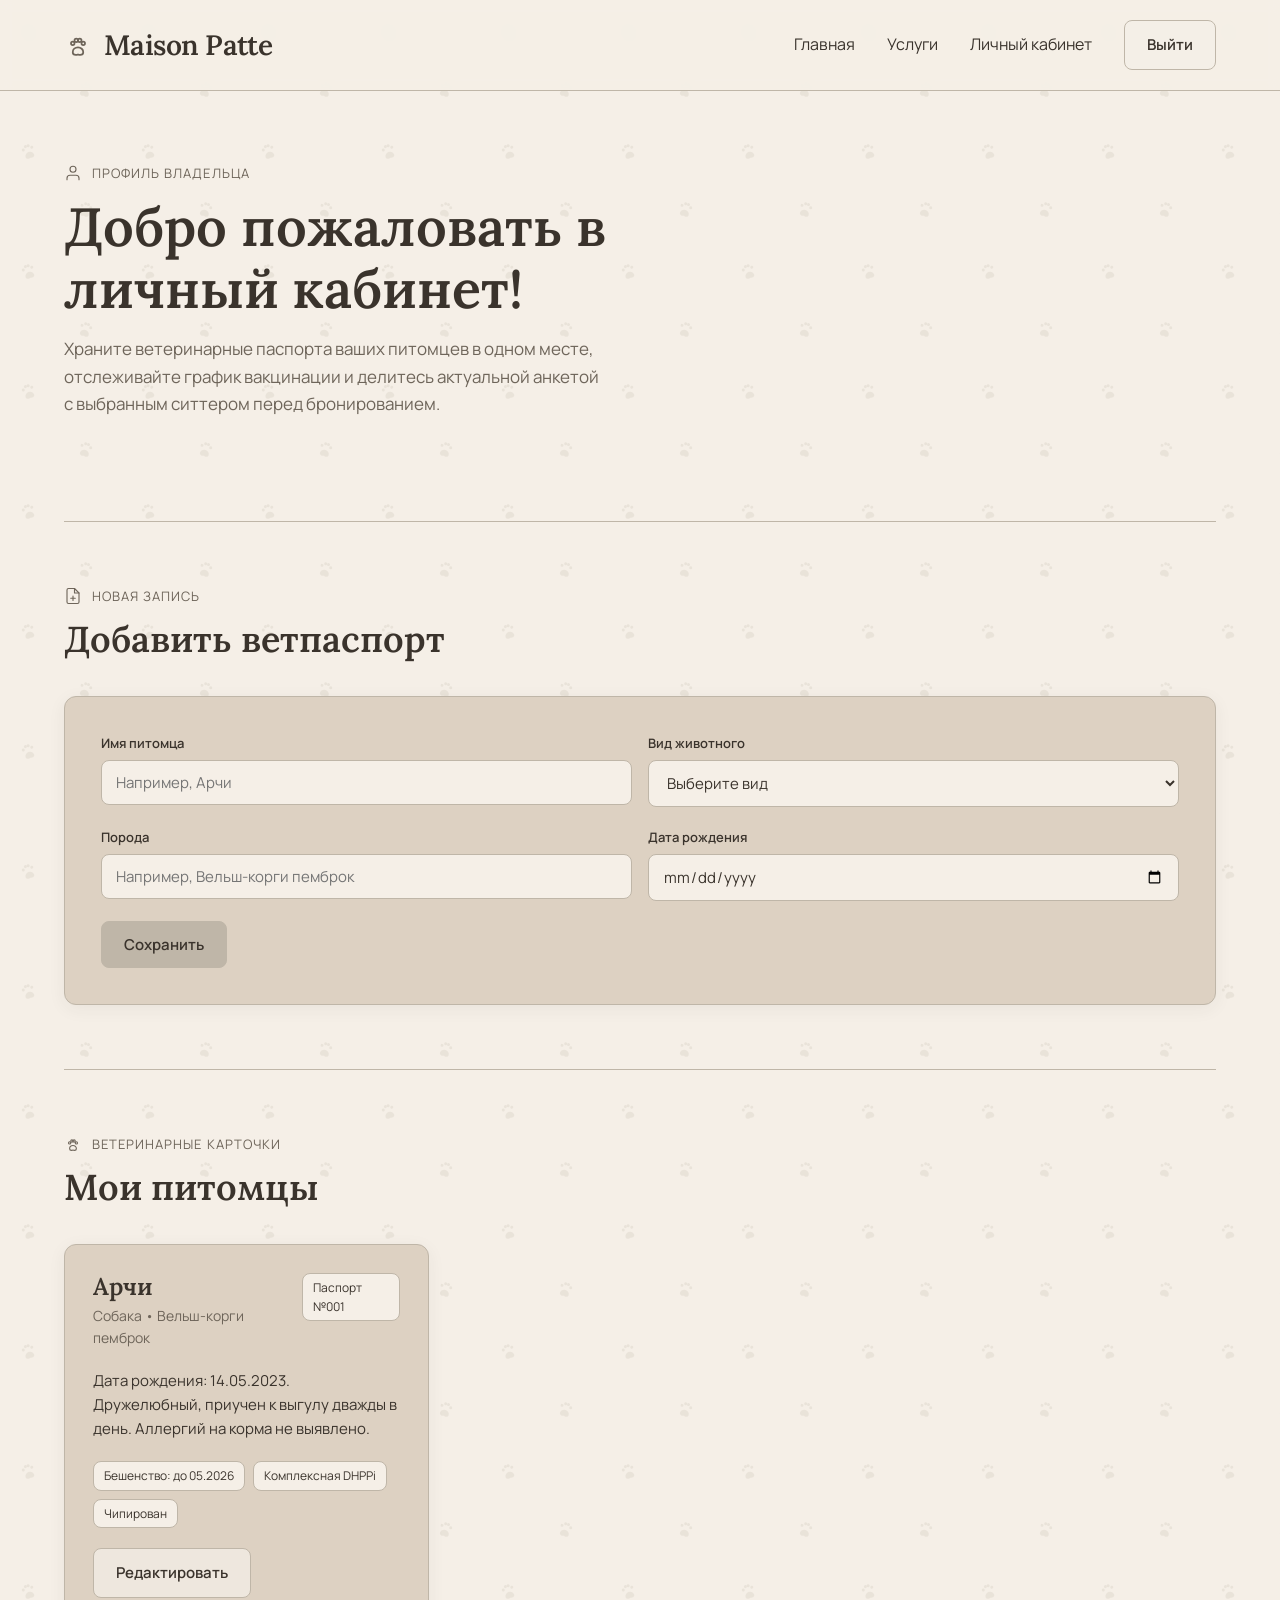
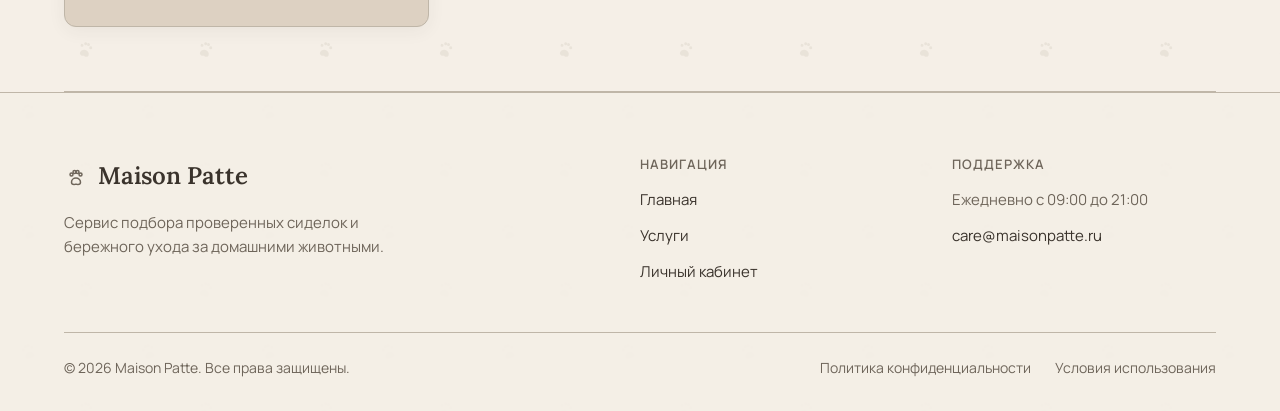
<file: dashboard.html>
<!DOCTYPE html>
<html lang="ru">
<head>
  <meta charset="UTF-8">
  <meta name="viewport" content="width=device-width, initial-scale=1.0">
  <title>Личный кабинет — Maison Patte</title>
  <!-- Интеграция со стилями и структурой данных проекта[cite: 1, 2] -->
  <link rel="preconnect" href="https://fonts.googleapis.com">
  <link rel="preconnect" href="https://fonts.gstatic.com" crossorigin>
  <link href="https://fonts.googleapis.com/css2?family=Lora:wght@600&family=Manrope:wght@400;600&display=swap" rel="stylesheet">
  <link rel="stylesheet" href="site_css.css">
</head>
<body>

  <!-- Шапка сайта[cite: 1] -->
  <header class="site-header">
    <div class="container nav-wrapper">
      <a href="index.html" class="brand">
        <svg class="line-icon" width="28" height="28" viewBox="0 0 24 24">
          <path d="M12 14c-2.5 0-4.5 1.8-4.5 4.2 0 1.5 1.2 2.3 2.6 2.3 1 0 1.9-.4 1.9-.4s.9.4 1.9.4c1.4 0 2.6-.8 2.6-2.3C16.5 15.8 14.5 14 12 14z"/>
          <circle cx="7.5" cy="10.5" r="1.5"/>
          <circle cx="10.5" cy="8" r="1.5"/>
          <circle cx="13.5" cy="8" r="1.5"/>
          <circle cx="16.5" cy="10.5" r="1.5"/>
        </svg>
        Maison Patte
      </a>
      <nav>
        <ul class="nav-links">
          <li><a href="index.html">Главная</a></li>
          <li><a href="index.html#services">Услуги</a></li>
          <li><a href="dashboard.html">Личный кабинет</a></li>
          <li><a href="/logout" class="btn btn-outline">Выйти</a></li>
        </ul>
      </nav>
    </div>
  </header>

  <!-- Основной контент[cite: 1, 2] -->
  <main class="wrapper">
    <div class="container">

      <!-- Блок приветствия[cite: 1] -->
      <section class="hero">
        <div class="hero-grid">
          <div>
            <div class="section-eyebrow">
              <svg class="line-icon" width="18" height="18" viewBox="0 0 24 24">
                <path d="M20 21v-2a4 4 0 0 0-4-4H8a4 4 0 0 0-4 4v2"/>
                <circle cx="12" cy="7" r="4"/>
              </svg>
              <span>Профиль владельца</span>
            </div>
            <h1>Добро пожаловать в личный кабинет!</h1>
            <p>Храните ветеринарные паспорта ваших питомцев в одном месте, отслеживайте график вакцинации и делитесь актуальной анкетой с выбранным ситтером перед бронированием.</p>
          </div>
        </div>
      </section>

      <!-- Секция с формой добавления ветпаспорта[cite: 1, 2] -->
      <section class="directory-section">
        <div class="directory-header">
          <div>
            <div class="section-eyebrow">
              <svg class="line-icon" width="18" height="18" viewBox="0 0 24 24">
                <path d="M14 2H6a2 2 0 0 0-2 2v16a2 2 0 0 0 2 2h12a2 2 0 0 0 2-2V8z"/>
                <polyline points="14 2 14 8 20 8"/>
                <line x1="12" y1="18" x2="12" y2="12"/>
                <line x1="9" y1="15" x2="15" y2="15"/>
              </svg>
              <span>Новая запись</span>
            </div>
            <h2>Добавить ветпаспорт</h2>
          </div>
        </div>

        <form action="/add_pet" method="POST" class="contact-form">
          <div class="form-row">
            <div class="field-group">
              <label for="pet_name">Имя питомца</label>
              <input type="text" id="pet_name" name="pet_name" class="input-control" placeholder="Например, Арчи" required>
            </div>
            <div class="field-group">
              <label for="species">Вид животного</label>
              <select id="species" name="species" class="input-control" required>
                <option value="" disabled selected>Выберите вид</option>
                <option value="Собака">Собака</option>
                <option value="Кошка">Кошка</option>
                <option value="Грызун">Грызун</option>
                <option value="Птица">Птица</option>
                <option value="Другое">Другое</option>
              </select>
            </div>
          </div>

          <div class="form-row">
            <div class="field-group">
              <label for="breed">Порода</label>
              <input type="text" id="breed" name="breed" class="input-control" placeholder="Например, Вельш-корги пемброк" required>
            </div>
            <div class="field-group">
              <label for="birth_date">Дата рождения</label>
              <input type="date" id="birth_date" name="birth_date" class="input-control" required>
            </div>
          </div>

          <div>
            <button type="submit" class="btn">Сохранить</button>
          </div>
        </form>
      </section>

      <!-- Сетка «Мои питомцы»[cite: 1, 2] -->
      <section class="directory-section">
        <div class="directory-header">
          <div>
            <div class="section-eyebrow">
              <svg class="line-icon" width="18" height="18" viewBox="0 0 24 24">
                <path d="M12 14c-2.5 0-4.5 1.8-4.5 4.2 0 1.5 1.2 2.3 2.6 2.3 1 0 1.9-.4 1.9-.4s.9.4 1.9.4c1.4 0 2.6-.8 2.6-2.3C16.5 15.8 14.5 14 12 14z"/>
                <circle cx="7.5" cy="10.5" r="1.5"/>
                <circle cx="10.5" cy="8" r="1.5"/>
                <circle cx="13.5" cy="8" r="1.5"/>
                <circle cx="16.5" cy="10.5" r="1.5"/>
              </svg>
              <span>Ветеринарные карточки</span>
            </div>
            <h2>Мои питомцы</h2>
          </div>
        </div>

        <div class="sitter-grid">
          <article class="sitter-card">
            <div class="sitter-meta">
              <div class="sitter-title">
                <h3>Арчи</h3>
                <p class="sitter-location">Собака • Вельш-корги пемброк</p>
              </div>
              <span class="tag">Паспорт №001</span>
            </div>

            <p class="sitter-bio">Дата рождения: 14.05.2023. Дружелюбный, приучен к выгулу дважды в день. Аллергий на корма не выявлено.</p>

            <ul class="tag-list">
              <li class="tag">Бешенство: до 05.2026</li>
              <li class="tag">Комплексная DHPPi</li>
              <li class="tag">Чипирован</li>
            </ul>

            <div class="filter-group">
              <a href="#" class="btn btn-outline">Редактировать</a>
            </div>
          </article>
        </div>
      </section>

    </div>
  </main>

  <!-- Подвал сайта[cite: 1] -->
  <footer class="site-footer">
    <div class="container">
      <div class="footer-grid">
        <div class="footer-col">
          <a href="index.html" class="footer-brand">
            <svg class="line-icon" viewBox="0 0 24 24">
              <path d="M12 14c-2.5 0-4.5 1.8-4.5 4.2 0 1.5 1.2 2.3 2.6 2.3 1 0 1.9-.4 1.9-.4s.9.4 1.9.4c1.4 0 2.6-.8 2.6-2.3C16.5 15.8 14.5 14 12 14z"/>
              <circle cx="7.5" cy="10.5" r="1.5"/>
              <circle cx="10.5" cy="8" r="1.5"/>
              <circle cx="13.5" cy="8" r="1.5"/>
              <circle cx="16.5" cy="10.5" r="1.5"/>
            </svg>
            Maison Patte
          </a>
          <p>Сервис подбора проверенных сиделок и бережного ухода за домашними животными.</p>
        </div>

        <div class="footer-col">
          <h4>Навигация</h4>
          <ul class="footer-links">
            <li><a href="index.html">Главная</a></li>
            <li><a href="index.html#services">Услуги</a></li>
            <li><a href="dashboard.html">Личный кабинет</a></li>
          </ul>
        </div>

        <div class="footer-col">
          <h4>Поддержка</h4>
          <ul class="footer-links">
            <li>Ежедневно с 09:00 до 21:00</li>
            <li><a href="mailto:care@maisonpatte.ru">care@maisonpatte.ru</a></li>
          </ul>
        </div>
      </div>

      <div class="footer-bottom">
        <span>© 2026 Maison Patte. Все права защищены.</span>
        <div class="footer-legal">
          <a href="#">Политика конфиденциальности</a>
          <a href="#">Условия использования</a>
        </div>
      </div>
    </div>
  </footer>

</body>
</html>
</file>
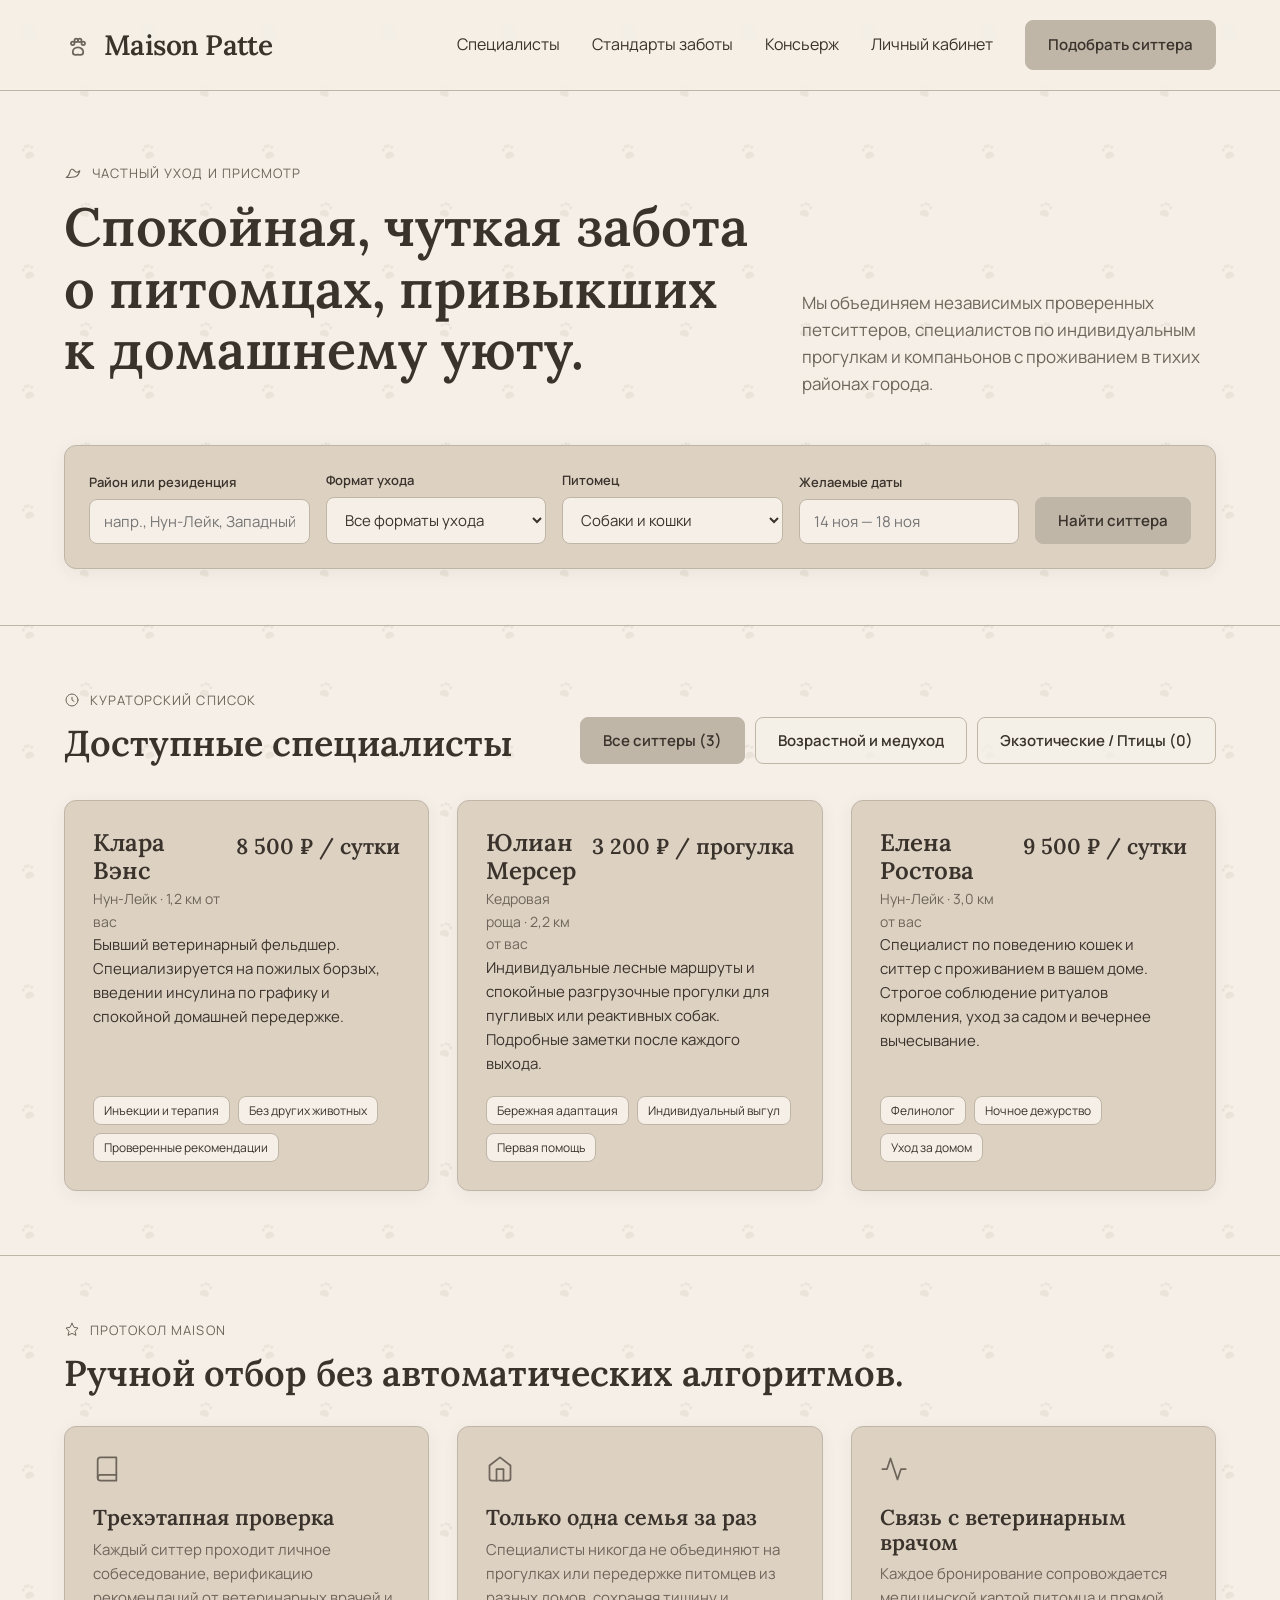
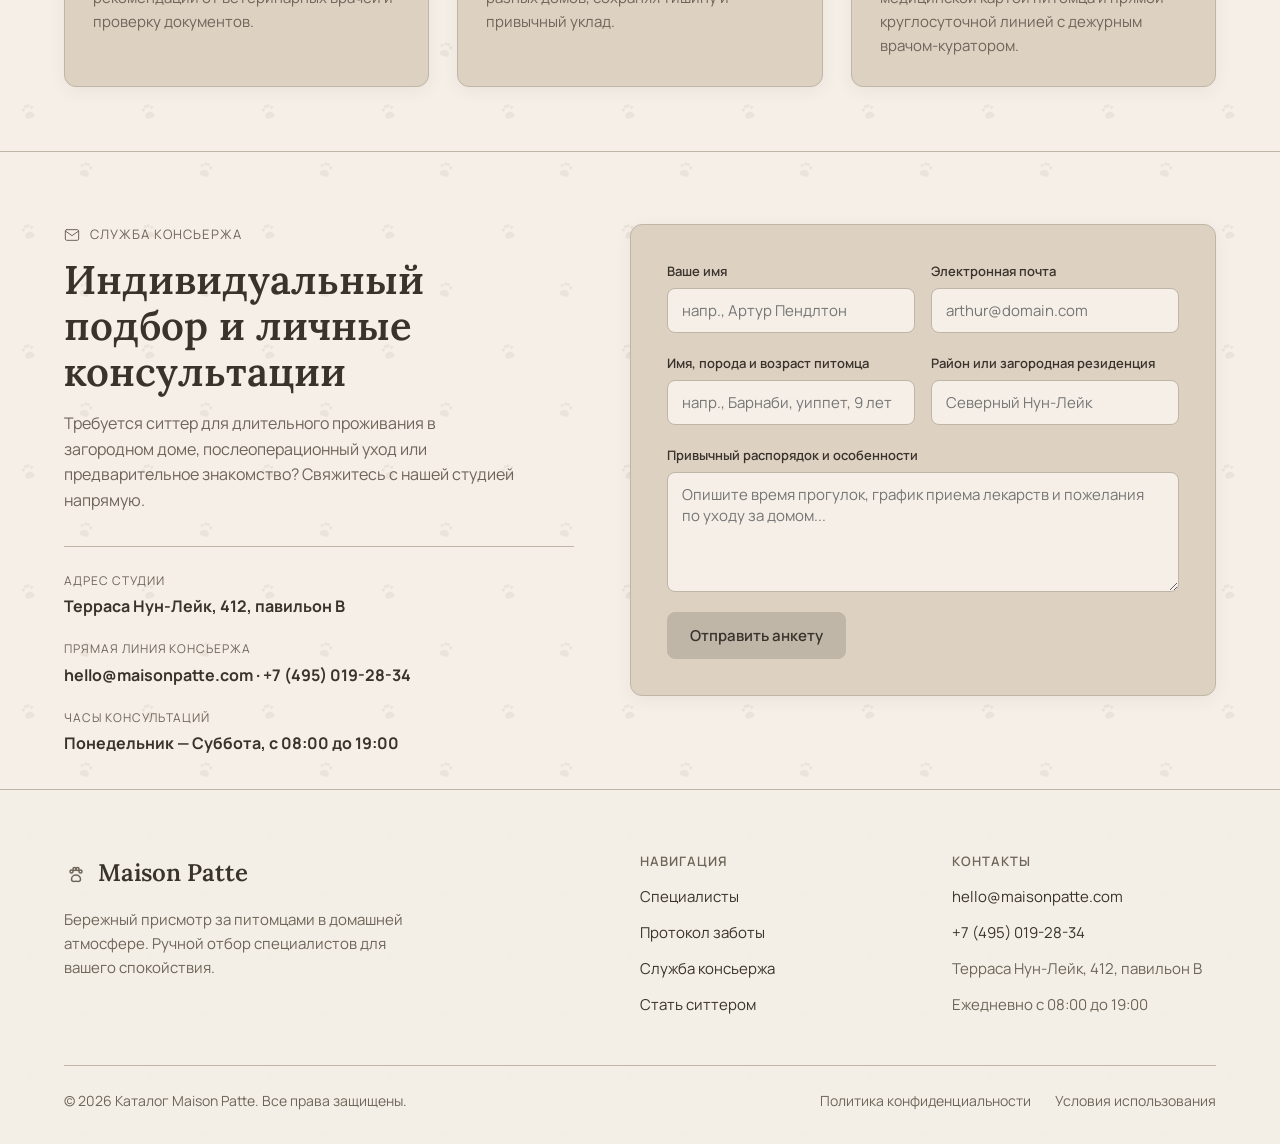
<file: site_html.html>
<!DOCTYPE html>
<html lang="ru">
<head>
  <meta charset="UTF-8" />
  <meta name="viewport" content="width=device-width, initial-scale=1.0" />
  <title>Maison Patte — Кураторский каталог петситтеров</title>
  <link rel="preconnect" href="https://fonts.googleapis.com">
  <link rel="preconnect" href="https://fonts.gstatic.com" crossorigin>
  <link href="https://fonts.googleapis.com/css2?family=Lora:ital,wght@0,500;0,600;1,400&family=Manrope:wght@400;500;600&display=swap" rel="stylesheet">
  <link rel="stylesheet" href="site_css.css">
</head>
<body>

  <header class="site-header">
    <div class="container nav-wrapper">
      <a href="#" class="brand">
        <svg width="28" height="28" viewBox="0 0 24 24" class="line-icon">
          <path d="M12 14c-2.5 0-4.5 1.8-4.5 4.2 0 1.5 1.2 2.3 2.6 2.3 1 0 1.9-.4 1.9-.4s.9.4 1.9.4c1.4 0 2.6-.8 2.6-2.3C16.5 15.8 14.5 14 12 14z"/>
          <circle cx="7.5" cy="10.5" r="1.5"/>
          <circle cx="10.5" cy="8" r="1.5"/>
          <circle cx="13.5" cy="8" r="1.5"/>
          <circle cx="16.5" cy="10.5" r="1.5"/>
        </svg>
        Maison Patte
      </a>
      <nav>
        <ul class="nav-links">
          <li><a href="#directory">Специалисты</a></li>
          <li><a href="#standards">Стандарты заботы</a></li>
          <li><a href="#contact">Консьерж</a></li>
          <li><a href="/dashboard">Личный кабинет</a></li>
          <li><a href="#contact" class="btn">Подобрать ситтера</a></li>
        </ul>
      </nav>
    </div>
  </header>

  <main>
    <section class="hero">
      <div class="container">
        <div class="hero-grid">
          <div>
            <div class="section-eyebrow">
              <svg width="18" height="18" viewBox="0 0 24 24" class="line-icon">
                <path d="M3 18c2-1 4-4 5-8 1-3 3-4 5-2 1 1 2 3 4 3 2 0 3-1 4-2-1 4-3 7-6 8-3 1-7 1-12 1z"/>
              </svg>
              Частный уход и присмотр
            </div>
            <h1>Спокойная, чуткая забота о питомцах, привыкших к домашнему уюту.</h1>
          </div>
          <p>
            Мы объединяем независимых проверенных петситтеров, специалистов по индивидуальным прогулкам и компаньонов с проживанием в тихих районах города.
          </p>
        </div>

        <form class="search-bar" onsubmit="event.preventDefault();">
          <div class="field-group">
            <label for="location">Район или резиденция</label>
            <input type="text" id="location" class="input-control" placeholder="напр., Нун-Лейк, Западный квартал" />
          </div>
          <div class="field-group">
            <label for="service">Формат ухода</label>
            <select id="service" class="input-control">
              <option value="all">Все форматы ухода</option>
              <option value="overnight">Проживание на дому</option>
              <option value="botanical">Индивидуальные прогулки в парках</option>
              <option value="feline">Уход за кошками и дневные визиты</option>
            </select>
          </div>
          <div class="field-group">
            <label for="companion">Питомец</label>
            <select id="companion" class="input-control">
              <option value="all">Собаки и кошки</option>
              <option value="dog">Только собаки</option>
              <option value="cat">Только кошки</option>
              <option value="senior">Пожилые / Особый уход</option>
            </select>
          </div>
          <div class="field-group">
            <label for="dates">Желаемые даты</label>
            <input type="text" id="dates" class="input-control" placeholder="14 ноя — 18 ноя" />
          </div>
          <button type="button" class="btn" onclick="filterSitters('all')">Найти ситтера</button>
        </form>
      </div>
    </section>

    <section id="directory" class="directory-section">
      <div class="container">
        <div class="directory-header">
          <div>
            <div class="section-eyebrow">
              <svg width="16" height="16" viewBox="0 0 24 24" class="line-icon">
                <circle cx="12" cy="12" r="9"/>
                <path d="M12 8v4l3 2"/>
              </svg>
              Кураторский список
            </div>
            <h2>Доступные специалисты</h2>
          </div>
          <div class="filter-group">
            <button class="btn" onclick="filterSitters('all')">Все ситтеры (3)</button>
            <button class="btn btn-outline" onclick="filterSitters('senior')">Возрастной и медуход</button>
            <button class="btn btn-outline" onclick="filterSitters('empty')">Экзотические / Птицы (0)</button>
          </div>
        </div>

        <div id="sitter-list" class="sitter-grid">
          <article class="sitter-card" data-category="senior">
            <div>
              <div class="sitter-meta">
                <div class="sitter-title">
                  <h3>Клара Вэнс</h3>
                  <div class="sitter-location">Нун-Лейк · 1,2 км от вас</div>
                </div>
                <span class="price-tag">8 500 ₽ / сутки</span>
              </div>
              <p class="sitter-bio">
                Бывший ветеринарный фельдшер. Специализируется на пожилых борзых, введении инсулина по графику и спокойной домашней передержке.
              </p>
            </div>
            <div>
              <ul class="tag-list">
                <li class="tag">Инъекции и терапия</li>
                <li class="tag">Без других животных</li>
                <li class="tag">Проверенные рекомендации</li>
              </ul>
            </div>
          </article>

          <article class="sitter-card" data-category="standard">
            <div>
              <div class="sitter-meta">
                <div class="sitter-title">
                  <h3>Юлиан Мерсер</h3>
                  <div class="sitter-location">Кедровая роща · 2,2 км от вас</div>
                </div>
                <span class="price-tag">3 200 ₽ / прогулка</span>
              </div>
              <p class="sitter-bio">
                Индивидуальные лесные маршруты и спокойные разгрузочные прогулки для пугливых или реактивных собак. Подробные заметки после каждого выхода.
              </p>
            </div>
            <div>
              <ul class="tag-list">
                <li class="tag">Бережная адаптация</li>
                <li class="tag">Индивидуальный выгул</li>
                <li class="tag">Первая помощь</li>
              </ul>
            </div>
          </article>

          <article class="sitter-card" data-category="senior">
            <div>
              <div class="sitter-meta">
                <div class="sitter-title">
                  <h3>Елена Ростова</h3>
                  <div class="sitter-location">Нун-Лейк · 3,0 км от вас</div>
                </div>
                <span class="price-tag">9 500 ₽ / сутки</span>
              </div>
              <p class="sitter-bio">
                Специалист по поведению кошек и ситтер с проживанием в вашем доме. Строгое соблюдение ритуалов кормления, уход за садом и вечернее вычесывание.
              </p>
            </div>
            <div>
              <ul class="tag-list">
                <li class="tag">Фелинолог</li>
                <li class="tag">Ночное дежурство</li>
                <li class="tag">Уход за домом</li>
              </ul>
            </div>
          </article>
        </div>

        <div id="empty-state" class="empty-state">
          <svg width="64" height="64" viewBox="0 0 64 64" class="line-icon">
            <path d="M12 48c6-1 10-6 12-14 2-7 6-10 11-7 3 2 5 7 9 7 4 0 6-3 8-6-2 9-6 16-14 19-6 2-15 1-26 1z"/>
            <circle cx="44" cy="20" r="2"/>
          </svg>
          <h3>По выбранным критериям специалистов не найдено</h3>
          <p>В данный момент в вашем районе нет свободных ситтеров, специализирующихся на экзотических животных или птицах.</p>
          <button class="btn" onclick="filterSitters('all')">Сбросить фильтры каталога</button>
        </div>
      </div>
    </section>

    <section id="standards" class="editorial-section">
      <div class="container">
        <div class="section-eyebrow">
          <svg width="16" height="16" viewBox="0 0 24 24" class="line-icon">
            <path d="M12 2L15 8L21 9L16.5 14L18 20L12 17L6 20L7.5 14L3 9L9 8L12 2Z"/>
          </svg>
          Протокол Maison
        </div>
        <h2>Ручной отбор без автоматических алгоритмов.</h2>

        <div class="editorial-grid">
          <div class="editorial-card">
            <svg width="28" height="28" viewBox="0 0 24 24" class="line-icon">
              <path d="M4 19.5A2.5 2.5 0 0 1 6.5 17H20"/>
              <path d="M6.5 2H20v20H6.5A2.5 2.5 0 0 1 4 19.5v-15A2.5 2.5 0 0 1 6.5 2z"/>
            </svg>
            <h3>Трехэтапная проверка</h3>
            <p>Каждый ситтер проходит личное собеседование, верификацию рекомендаций от ветеринарных врачей и проверку документов.</p>
          </div>
          <div class="editorial-card">
            <svg width="28" height="28" viewBox="0 0 24 24" class="line-icon">
              <path d="M3 9l9-7 9 7v11a2 2 0 0 1-2 2H5a2 2 0 0 1-2-2z"/>
              <polyline points="9 22 9 12 15 12 15 22"/>
            </svg>
            <h3>Только одна семья за раз</h3>
            <p>Специалисты никогда не объединяют на прогулках или передержке питомцев из разных домов, сохраняя тишину и привычный уклад.</p>
          </div>
          <div class="editorial-card">
            <svg width="28" height="28" viewBox="0 0 24 24" class="line-icon">
              <path d="M22 12h-4l-3 9L9 3l-3 9H2"/>
            </svg>
            <h3>Связь с ветеринарным врачом</h3>
            <p>Каждое бронирование сопровождается медицинской картой питомца и прямой круглосуточной линией с дежурным врачом-куратором.</p>
          </div>
        </div>
      </div>
    </section>

    <section id="contact" class="contact-section">
      <div class="container contact-grid">
        <div class="contact-info">
          <div class="section-eyebrow">
            <svg width="16" height="16" viewBox="0 0 24 24" class="line-icon">
              <path d="M4 4h16c1.1 0 2 .9 2 2v12c0 1.1-.9 2-2 2H4c-1.1 0-2-.9-2-2V6c0-1.1.9-2 2-2z"/>
              <polyline points="22,6 12,13 2,6"/>
            </svg>
            Служба консьержа
          </div>
          <h2>Индивидуальный подбор и личные консультации</h2>
          <p>
            Требуется ситтер для длительного проживания в загородном доме, послеоперационный уход или предварительное знакомство? Свяжитесь с нашей студией напрямую.
          </p>

          <div class="contact-details">
            <div class="detail-item">
              <span>Адрес студии</span>
              <strong>Терраса Нун-Лейк, 412, павильон B</strong>
            </div>
            <div class="detail-item">
              <span>Прямая линия консьержа</span>
              <strong>hello@maisonpatte.com · +7 (495) 019-28-34</strong>
            </div>
            <div class="detail-item">
              <span>Часы консультаций</span>
              <strong>Понедельник — Суббота, с 08:00 до 19:00</strong>
            </div>
          </div>
        </div>

        <form class="contact-form" onsubmit="event.preventDefault();">
          <div class="form-row">
            <div class="field-group">
              <label for="name">Ваше имя</label>
              <input type="text" id="name" class="input-control" placeholder="напр., Артур Пендлтон" required />
            </div>
            <div class="field-group">
              <label for="email">Электронная почта</label>
              <input type="email" id="email" class="input-control" placeholder="arthur@domain.com" required />
            </div>
          </div>

          <div class="form-row">
            <div class="field-group">
              <label for="pet-profile">Имя, порода и возраст питомца</label>
              <input type="text" id="pet-profile" class="input-control" placeholder="напр., Барнаби, уиппет, 9 лет" />
            </div>
            <div class="field-group">
              <label for="district">Район или загородная резиденция</label>
              <input type="text" id="district" class="input-control" placeholder="Северный Нун-Лейк" />
            </div>
          </div>

          <div class="field-group">
            <label for="notes">Привычный распорядок и особенности</label>
            <textarea id="notes" class="input-control" placeholder="Опишите время прогулок, график приема лекарств и пожелания по уходу за домом..."></textarea>
          </div>

          <div>
            <button type="submit" class="btn">Отправить анкету</button>
          </div>
        </form>
      </div>
    </section>
  </main>

  <footer class="site-footer">
    <div class="container">
      <div class="footer-grid">
        <div class="footer-col">
          <div class="footer-brand">
            <svg viewBox="0 0 24 24" class="line-icon">
              <path d="M12 14c-2.5 0-4.5 1.8-4.5 4.2 0 1.5 1.2 2.3 2.6 2.3 1 0 1.9-.4 1.9-.4s.9.4 1.9.4c1.4 0 2.6-.8 2.6-2.3C16.5 15.8 14.5 14 12 14z"/>
              <circle cx="7.5" cy="10.5" r="1.5"/>
              <circle cx="10.5" cy="8" r="1.5"/>
              <circle cx="13.5" cy="8" r="1.5"/>
              <circle cx="16.5" cy="10.5" r="1.5"/>
            </svg>
            Maison Patte
          </div>
          <p>Бережный присмотр за питомцами в домашней атмосфере. Ручной отбор специалистов для вашего спокойствия.</p>
        </div>
        
        <div class="footer-col">
          <h4>Навигация</h4>
          <ul class="footer-links">
            <li><a href="#directory">Специалисты</a></li>
            <li><a href="#standards">Протокол заботы</a></li>
            <li><a href="#contact">Служба консьержа</a></li>
            <li><a href="#">Стать ситтером</a></li>
          </ul>
        </div>
        
        <div class="footer-col">
          <h4>Контакты</h4>
          <ul class="footer-links">
            <li><a href="mailto:hello@maisonpatte.com">hello@maisonpatte.com</a></li>
            <li><a href="tel:+74950192834">+7 (495) 019-28-34</a></li>
            <li>Терраса Нун-Лейк, 412, павильон B</li>
            <li>Ежедневно с 08:00 до 19:00</li>
          </ul>
        </div>
      </div>
      
      <div class="footer-bottom">
        <span>© 2026 Каталог Maison Patte. Все права защищены.</span>
        <div class="footer-legal">
          <a href="#">Политика конфиденциальности</a>
          <a href="#">Условия использования</a>
        </div>
      </div>
    </div>
  </footer>

  <script>
    function filterSitters(category) {
      const cards = document.querySelectorAll('.sitter-card');
      const grid = document.getElementById('sitter-list');
      const empty = document.getElementById('empty-state');

      if (category === 'empty') {
        grid.style.display = 'none';
        empty.style.display = 'block';
        return;
      }

      grid.style.display = 'grid';
      empty.style.display = 'none';

      cards.forEach(card => {
        if (category === 'all' || card.dataset.category === category) {
          card.style.display = 'flex';
        } else {
          card.style.display = 'none';
        }
      });
    }
  </script>
</body>
</html>
</file>
<file: site_css.css>
:root {
  --bg-primary: #F5EFE7;
  --bg-surface: #DDD1C2;
  --accent-primary: #BFB6A8;
  --accent-hover: #9E9485;
  --text-primary: #3A332C;
  --text-muted: #6E655A;
  --border-color: #BFB6A8;
  --border-subtle: 1px solid #BFB6A8;
  --radius-sm: 8px;
  --radius-md: 12px;
  --shadow-subtle: 0 4px 18px rgba(58, 51, 44, 0.06);
  --font-serif: 'Lora', Georgia, serif;
  --font-sans: 'Manrope', -apple-system, BlinkMacSystemFont, sans-serif;
}

* {
  box-sizing: border-box;
  margin: 0;
  padding: 0;
}

body {
  background-color: var(--bg-primary);
  background-image: url("data:image/svg+xml,%3Csvg xmlns='http://www.w3.org/2000/svg' width='120' height='120' viewBox='0 0 120 120'%3E%3Cg fill='%23BFB6A8' fill-opacity='0.22'%3E%3Cg transform='translate(16, 18) rotate(-18 12 12)'%3E%3Cpath d='M12 14c-2.5 0-4.5 1.8-4.5 4.2 0 1.5 1.2 2.3 2.6 2.3 1 0 1.9-.4 1.9-.4s.9.4 1.9.4c1.4 0 2.6-.8 2.6-2.3C16.5 15.8 14.5 14 12 14z'/%3E%3Ccircle cx='7.5' cy='10.5' r='1.5'/%3E%3Ccircle cx='10.5' cy='8' r='1.5'/%3E%3Ccircle cx='13.5' cy='8' r='1.5'/%3E%3Ccircle cx='16.5' cy='10.5' r='1.5'/%3E%3C/g%3E%3Cg transform='translate(74, 76) rotate(16 12 12)'%3E%3Cpath d='M12 14c-2.5 0-4.5 1.8-4.5 4.2 0 1.5 1.2 2.3 2.6 2.3 1 0 1.9-.4 1.9-.4s.9.4 1.9.4c1.4 0 2.6-.8 2.6-2.3C16.5 15.8 14.5 14 12 14z'/%3E%3Ccircle cx='7.5' cy='10.5' r='1.5'/%3E%3Ccircle cx='10.5' cy='8' r='1.5'/%3E%3Ccircle cx='13.5' cy='8' r='1.5'/%3E%3Ccircle cx='16.5' cy='10.5' r='1.5'/%3E%3C/g%3E%3C/g%3E%3C/svg%3E");
  background-repeat: repeat;
  background-size: 120px 120px;
  color: var(--text-primary);
  font-family: var(--font-sans);
  font-size: 16px;
  line-height: 1.6;
  text-align: left;
  -webkit-font-smoothing: antialiased;
}

h1, h2, h3, h4 {
  font-family: var(--font-serif);
  color: var(--text-primary);
  font-weight: 600;
  line-height: 1.15;
  text-align: left;
}

a {
  color: var(--text-primary);
  text-decoration: none;
  transition: color 0.2s ease;
}

a:hover {
  color: var(--accent-hover);
}

.container {
  max-width: 1200px;
  margin: 0 auto;
  padding: 0 24px;
}

/* Шапка сайта */
.site-header {
  border-bottom: var(--border-subtle);
  background-color: rgba(245, 239, 231, 0.92);
  backdrop-filter: blur(6px);
  padding: 20px 0;
}

.nav-wrapper {
  display: flex;
  justify-content: space-between;
  align-items: center;
  gap: 24px;
  flex-wrap: wrap;
}

.brand {
  display: flex;
  align-items: center;
  gap: 12px;
  font-family: var(--font-serif);
  font-size: 1.75rem;
  font-weight: 600;
  letter-spacing: -0.02em;
}

.nav-links {
  display: flex;
  gap: 32px;
  align-items: center;
  list-style: none;
  flex-wrap: wrap;
}

/* Кнопки */
.btn {
  display: inline-flex;
  align-items: center;
  justify-content: flex-start;
  gap: 8px;
  background-color: var(--accent-primary);
  color: var(--text-primary);
  font-family: var(--font-sans);
  font-size: 0.9375rem;
  font-weight: 600;
  padding: 12px 22px;
  border: var(--border-subtle);
  border-color: var(--accent-primary);
  border-radius: var(--radius-sm);
  cursor: pointer;
  transition: background-color 0.2s ease, border-color 0.2s ease, color 0.2s ease;
}

.btn:hover {
  background-color: var(--accent-hover);
  border-color: var(--accent-hover);
  color: var(--bg-primary);
}

.btn-outline {
  background-color: rgba(245, 239, 231, 0.75);
  color: var(--text-primary);
  border: var(--border-subtle);
}

.btn-outline:hover {
  background-color: var(--bg-surface);
  border-color: var(--accent-hover);
  color: var(--text-primary);
}

/* Заголовки секций и линейные иконки */
.section-eyebrow {
  display: flex;
  align-items: center;
  gap: 10px;
  font-size: 0.8125rem;
  text-transform: uppercase;
  letter-spacing: 0.08em;
  color: var(--text-muted);
  margin-bottom: 12px;
}

.line-icon {
  stroke: var(--text-muted);
  fill: none;
  stroke-width: 1.5;
  stroke-linecap: round;
  stroke-linejoin: round;
  flex-shrink: 0;
}

/* Главный экран и поиск */
.hero {
  padding: 72px 0 56px;
  border-bottom: var(--border-subtle);
}

.hero-grid {
  display: grid;
  grid-template-columns: 1.25fr 0.75fr;
  gap: 48px;
  align-items: end;
  margin-bottom: 48px;
}

.hero h1 {
  font-size: clamp(2.35rem, 4.2vw, 3.75rem);
  margin-bottom: 16px;
}

.hero p {
  color: var(--text-muted);
  font-size: 1.0625rem;
  max-width: 54ch;
}

.search-bar {
  background-color: var(--bg-surface);
  border: var(--border-subtle);
  border-radius: var(--radius-md);
  box-shadow: var(--shadow-subtle);
  padding: 24px;
  display: grid;
  grid-template-columns: repeat(4, 1fr) auto;
  gap: 16px;
  align-items: end;
}

.field-group {
  display: flex;
  flex-direction: column;
  gap: 6px;
}

.field-group label {
  font-size: 0.8125rem;
  font-weight: 600;
  color: var(--text-primary);
}

.input-control {
  background-color: var(--bg-primary);
  border: var(--border-subtle);
  border-radius: var(--radius-sm);
  padding: 11px 14px;
  font-family: var(--font-sans);
  font-size: 0.9375rem;
  color: var(--text-primary);
  width: 100%;
}

.input-control:focus {
  outline: 1px solid var(--accent-hover);
}

/* Каталог ситтеров */
.directory-section {
  padding: 64px 0;
  border-bottom: var(--border-subtle);
}

.directory-header {
  display: flex;
  justify-content: space-between;
  align-items: flex-end;
  margin-bottom: 36px;
  gap: 24px;
  flex-wrap: wrap;
}

.directory-header h2 {
  font-size: 2.25rem;
}

.filter-group {
  display: flex;
  gap: 10px;
  flex-wrap: wrap;
}

.sitter-grid {
  display: grid;
  grid-template-columns: repeat(auto-fill, minmax(340px, 1fr));
  gap: 28px;
}

.sitter-card {
  background-color: var(--bg-surface);
  border: var(--border-subtle);
  border-radius: var(--radius-md);
  box-shadow: var(--shadow-subtle);
  padding: 28px;
  display: flex;
  flex-direction: column;
  justify-content: space-between;
  gap: 20px;
}

.sitter-meta {
  display: flex;
  justify-content: space-between;
  align-items: flex-start;
  gap: 16px;
}

.sitter-title h3 {
  font-size: 1.5rem;
  margin-bottom: 4px;
}

.sitter-location {
  font-size: 0.875rem;
  color: var(--text-muted);
}

.price-tag {
  font-family: var(--font-serif);
  font-size: 1.35rem;
  font-weight: 600;
  color: var(--text-primary);
  white-space: nowrap;
}

.sitter-bio {
  font-size: 0.9375rem;
  color: var(--text-primary);
}

.tag-list {
  display: flex;
  flex-wrap: wrap;
  gap: 8px;
  list-style: none;
}

.tag {
  font-size: 0.75rem;
  padding: 4px 10px;
  background-color: var(--bg-primary);
  border: var(--border-subtle);
  border-radius: var(--radius-sm);
  color: var(--text-primary);
}

/* Пустое состояние */
.empty-state {
  display: none;
  background-color: var(--bg-surface);
  border: var(--border-subtle);
  border-radius: var(--radius-md);
  box-shadow: var(--shadow-subtle);
  padding: 48px 32px;
  max-width: 580px;
}

.empty-state svg {
  margin-bottom: 16px;
}

.empty-state h3 {
  font-size: 1.75rem;
  margin-bottom: 8px;
}

.empty-state p {
  color: var(--text-muted);
  margin-bottom: 20px;
}

/* Стандарты заботы */
.editorial-section {
  padding: 64px 0;
  border-bottom: var(--border-subtle);
}

.editorial-section h2 {
  font-size: 2.25rem;
}

.editorial-grid {
  display: grid;
  grid-template-columns: repeat(3, 1fr);
  gap: 28px;
  margin-top: 32px;
}

.editorial-card {
  background-color: var(--bg-surface);
  border: var(--border-subtle);
  border-radius: var(--radius-md);
  box-shadow: var(--shadow-subtle);
  padding: 28px;
}

.editorial-card h3 {
  font-size: 1.35rem;
  margin: 14px 0 8px;
}

.editorial-card p {
  font-size: 0.9375rem;
  color: var(--text-muted);
}

/* Секция контактов (Noon-Lake Layout) */
.contact-section {
  padding: 72px 0 32px;
}

.contact-grid {
  display: grid;
  grid-template-columns: 1fr 1.15fr;
  gap: 56px;
  align-items: start;
}

.contact-info h2 {
  font-size: 2.5rem;
  margin-bottom: 16px;
}

.contact-info p {
  color: var(--text-muted);
  margin-bottom: 32px;
  max-width: 46ch;
}

.contact-details {
  display: grid;
  gap: 20px;
  border-top: var(--border-subtle);
  padding-top: 24px;
}

.detail-item span {
  display: block;
  font-size: 0.75rem;
  text-transform: uppercase;
  letter-spacing: 0.08em;
  color: var(--text-muted);
  margin-bottom: 4px;
}

.contact-form {
  background-color: var(--bg-surface);
  border: var(--border-subtle);
  border-radius: var(--radius-md);
  box-shadow: var(--shadow-subtle);
  padding: 36px;
  display: grid;
  gap: 20px;
}

.form-row {
  display: grid;
  grid-template-columns: 1fr 1fr;
  gap: 16px;
}

textarea.input-control {
  min-height: 120px;
  resize: vertical;
}

/* Расширенный подвал */
.site-footer {
  background-color: rgba(245, 239, 231, 0.92);
  padding: 64px 0 32px;
  border-top: var(--border-subtle);
}

.footer-grid {
  display: grid;
  grid-template-columns: 2fr 1fr 1fr;
  gap: 48px;
  margin-bottom: 48px;
}

.footer-col h4 {
  font-family: var(--font-sans);
  font-size: 0.8125rem;
  text-transform: uppercase;
  letter-spacing: 0.08em;
  color: var(--text-muted);
  margin-bottom: 16px;
}

.footer-brand {
  display: flex;
  align-items: center;
  gap: 10px;
  font-family: var(--font-serif);
  font-size: 1.5rem;
  font-weight: 600;
  color: var(--text-primary);
  margin-bottom: 16px;
}

.footer-brand .line-icon {
  width: 24px;
  height: 24px;
}

.footer-col p {
  color: var(--text-muted);
  font-size: 0.9375rem;
  max-width: 38ch;
}

.footer-links {
  list-style: none;
  display: flex;
  flex-direction: column;
  gap: 12px;
}

.footer-links a {
  font-size: 0.9375rem;
}

.footer-links li {
  font-size: 0.9375rem;
  color: var(--text-muted);
}

.footer-bottom {
  border-top: var(--border-subtle);
  padding-top: 24px;
  display: flex;
  justify-content: space-between;
  align-items: center;
  flex-wrap: wrap;
  gap: 16px;
  font-size: 0.875rem;
  color: var(--text-muted);
}

.footer-legal {
  display: flex;
  gap: 24px;
}

.footer-legal a {
  color: var(--text-muted);
}

.footer-legal a:hover {
  color: var(--accent-hover);
}

@media (max-width: 960px) {
  .hero-grid,
  .search-bar,
  .editorial-grid,
  .contact-grid,
  .form-row,
  .footer-grid {
    grid-template-columns: 1fr;
  }
  .footer-grid {
    gap: 32px;
  }
  .footer-bottom {
    flex-direction: column;
    align-items: flex-start;
  }
}
</file>
